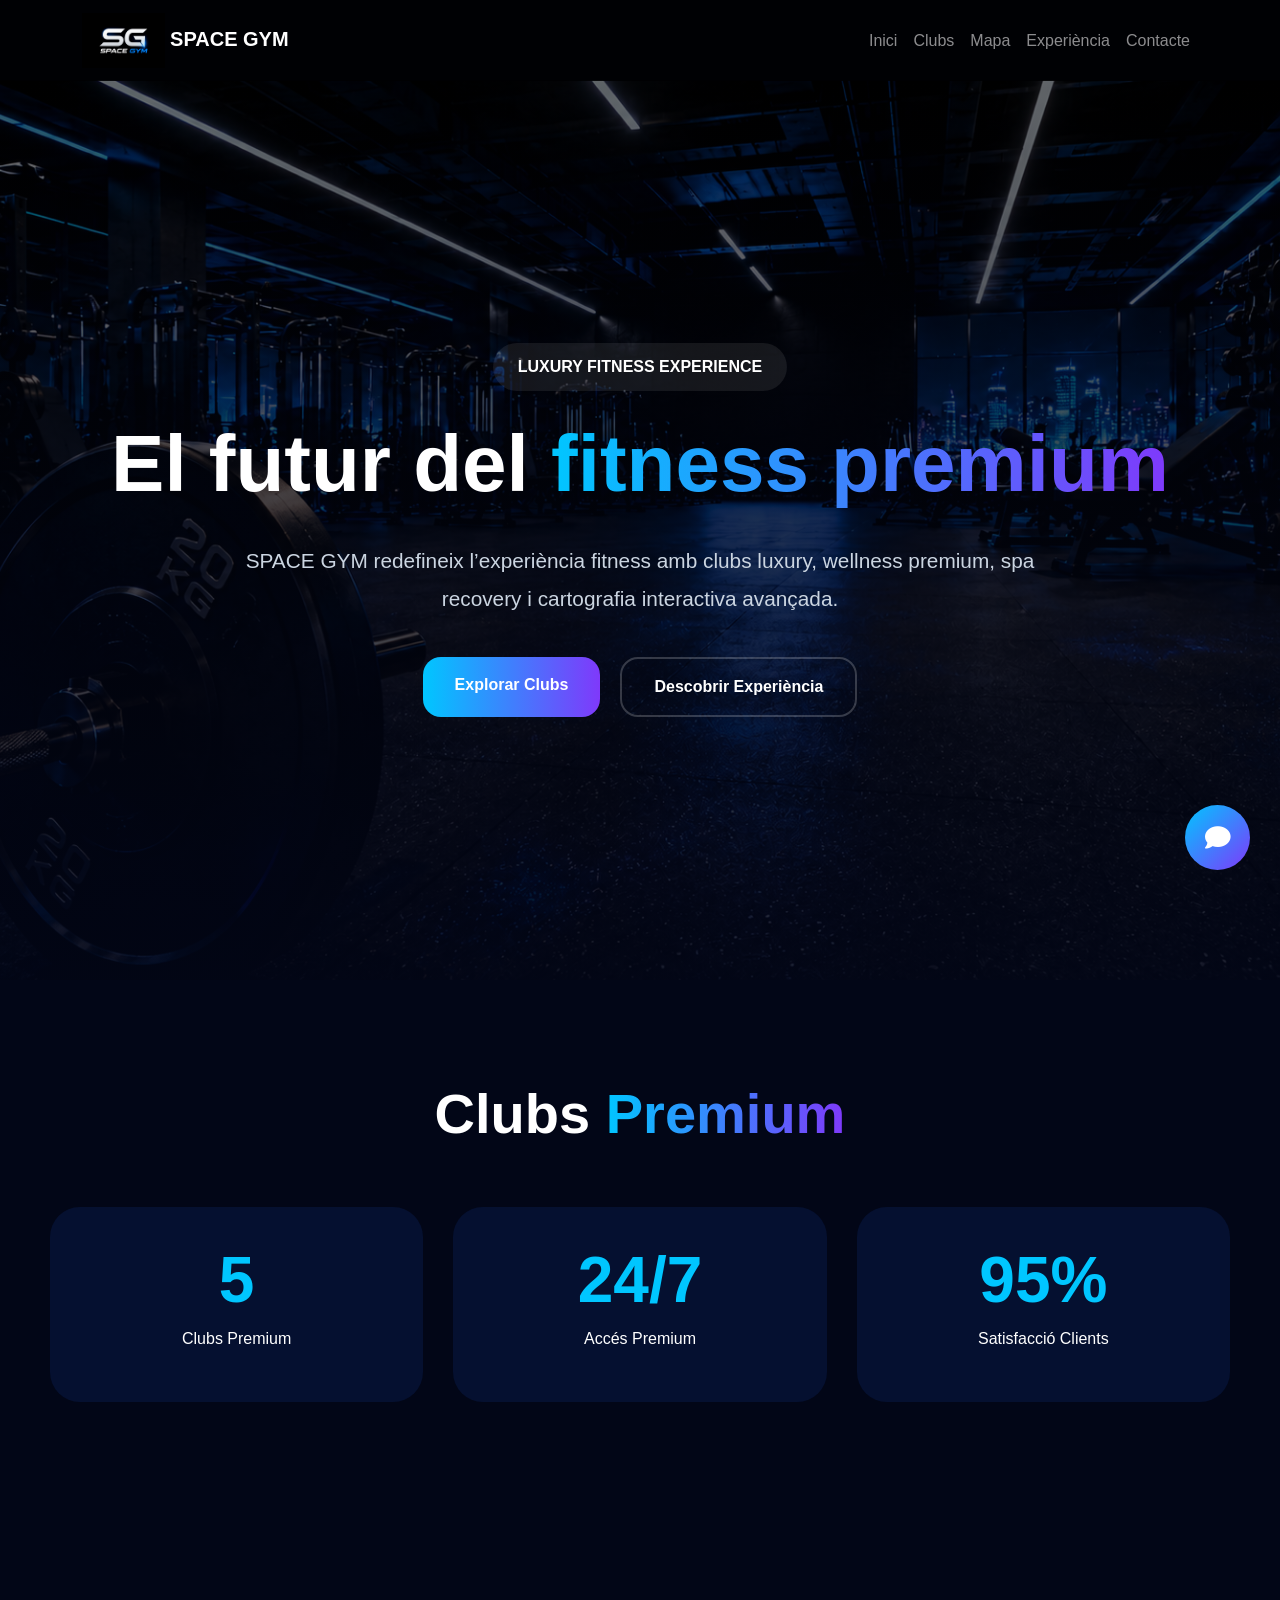
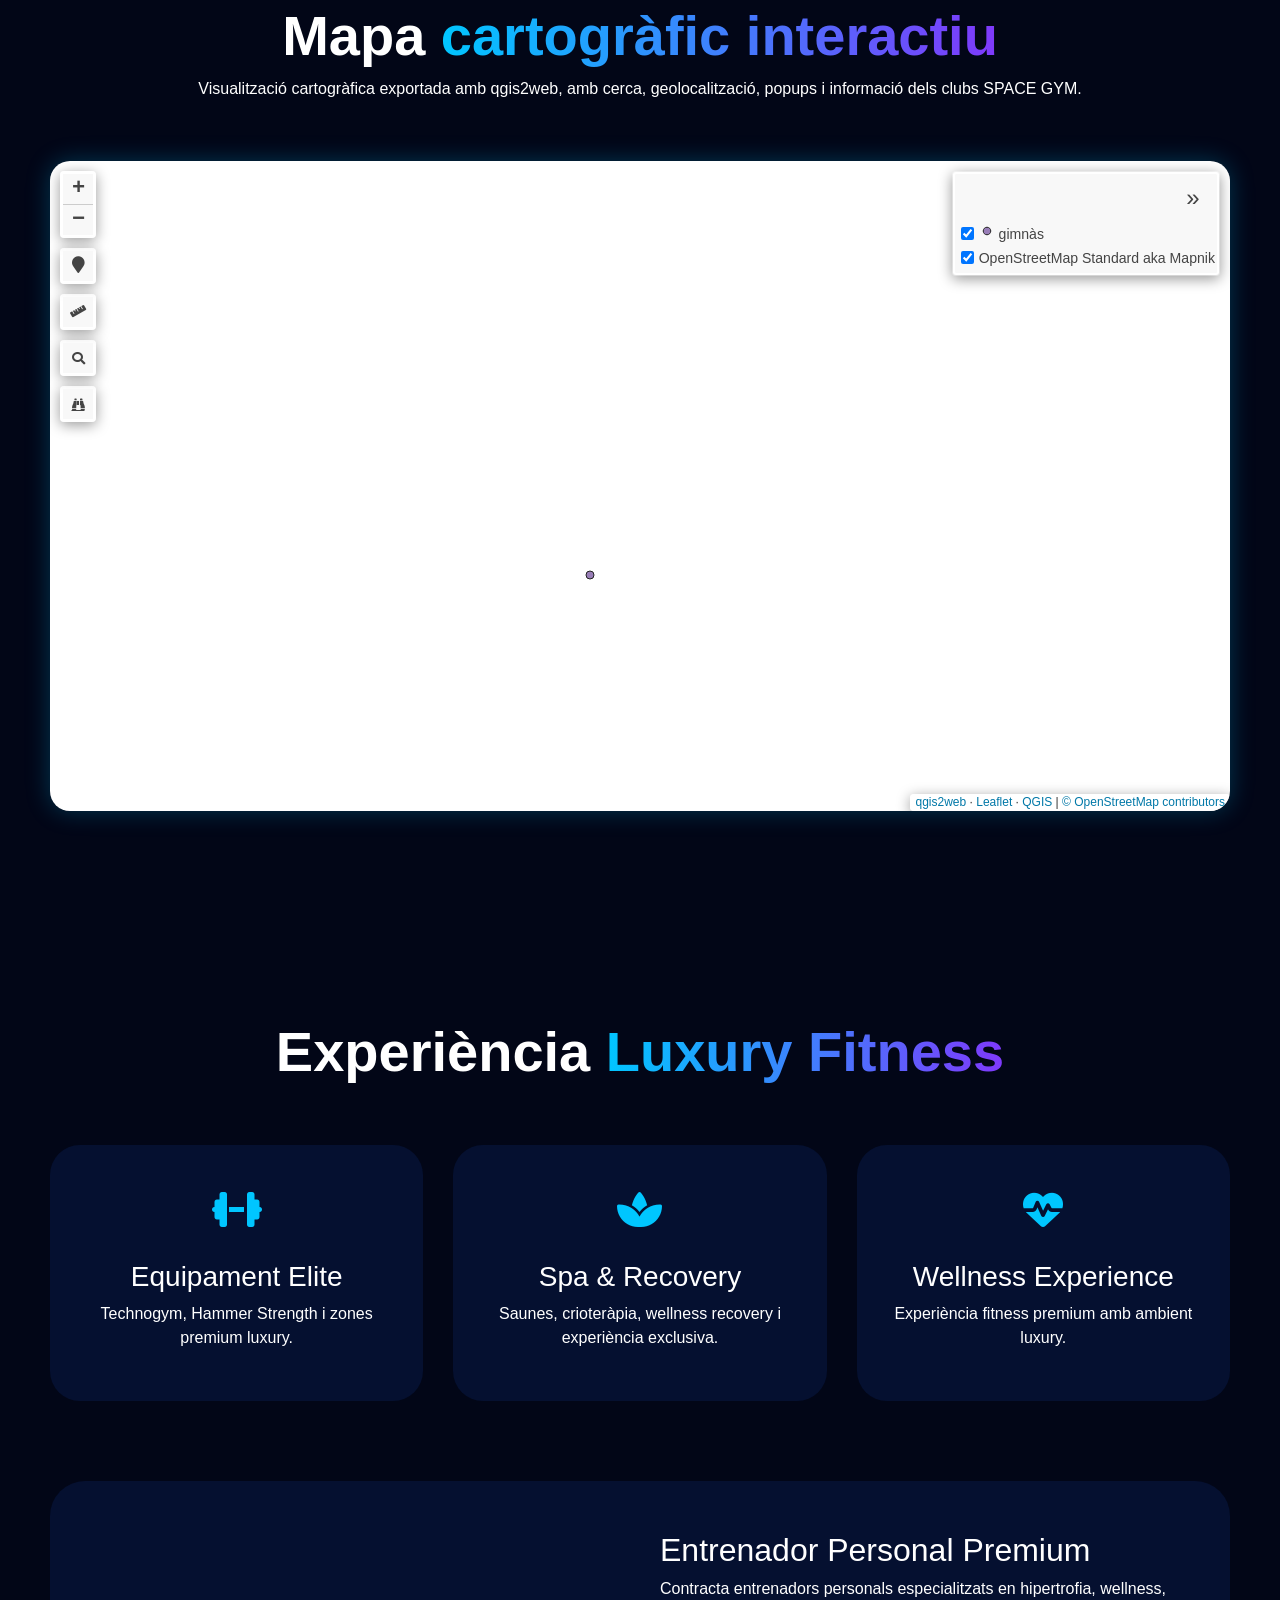
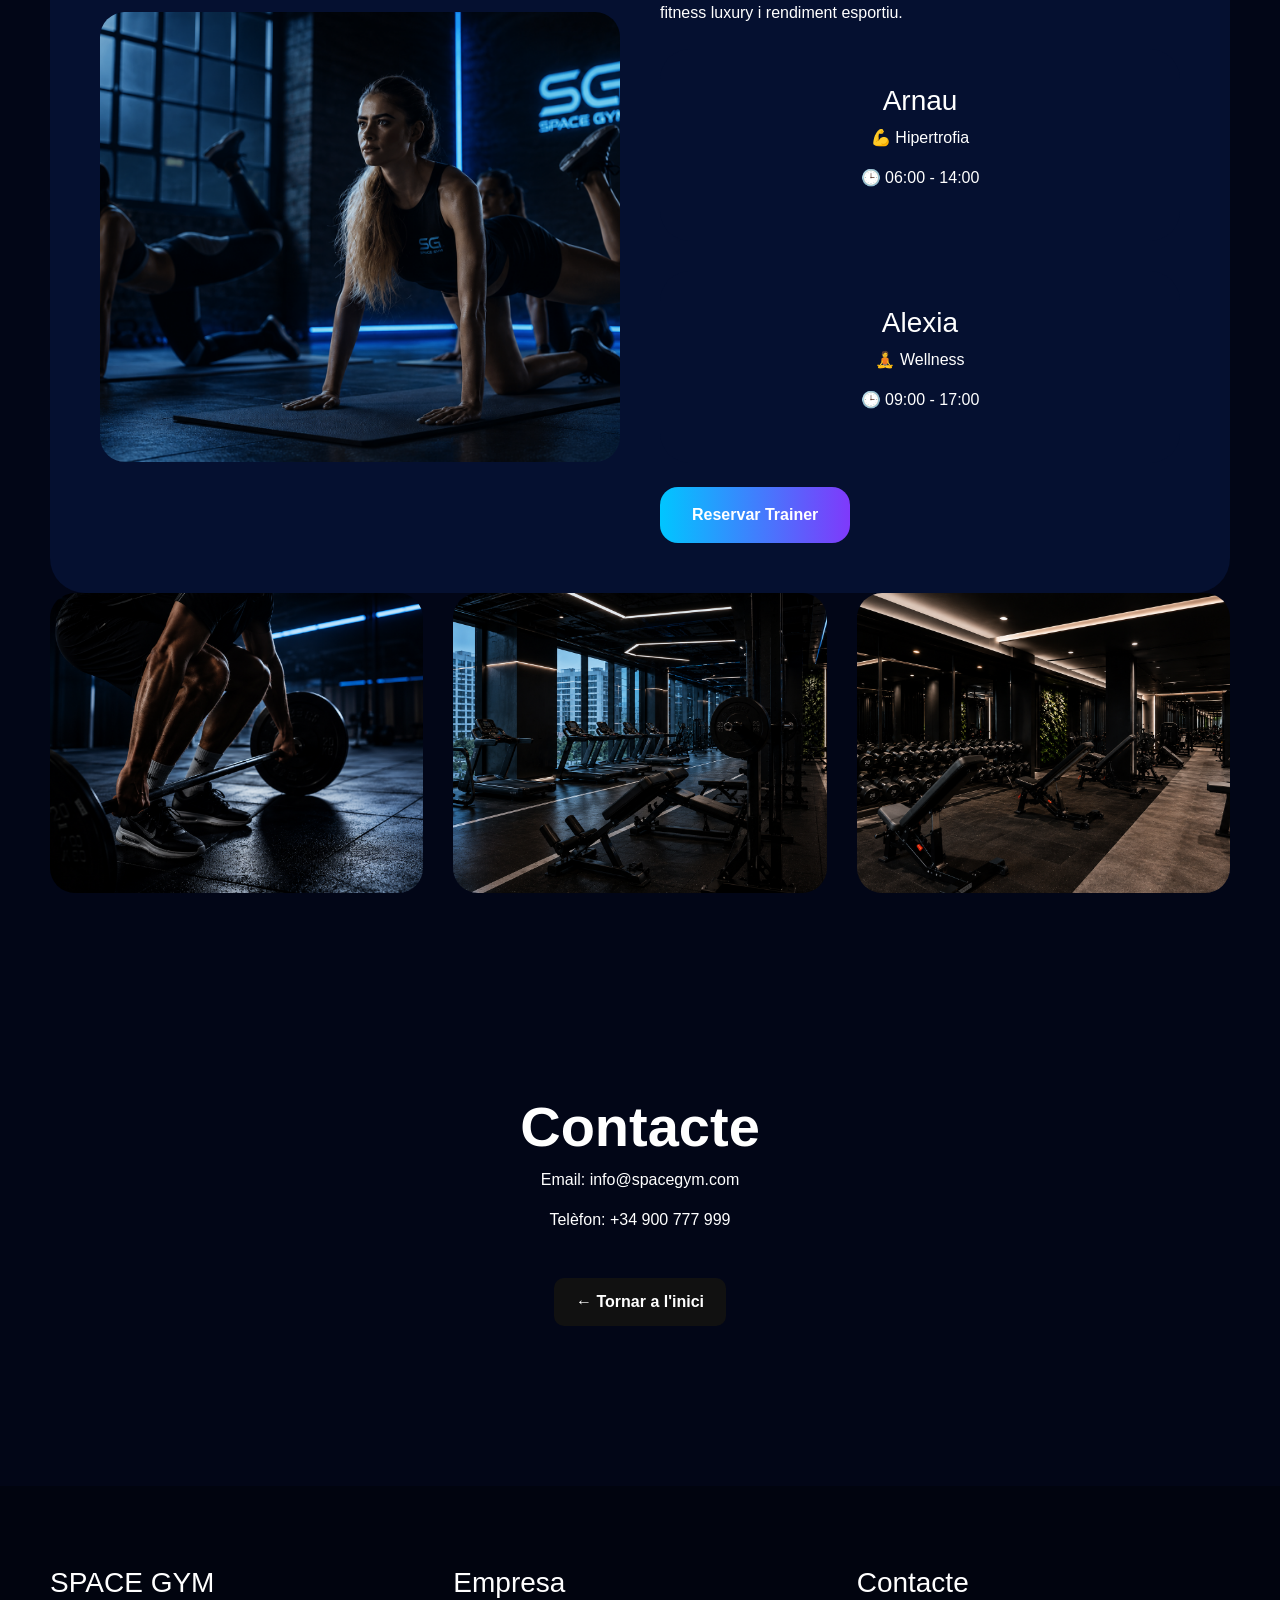
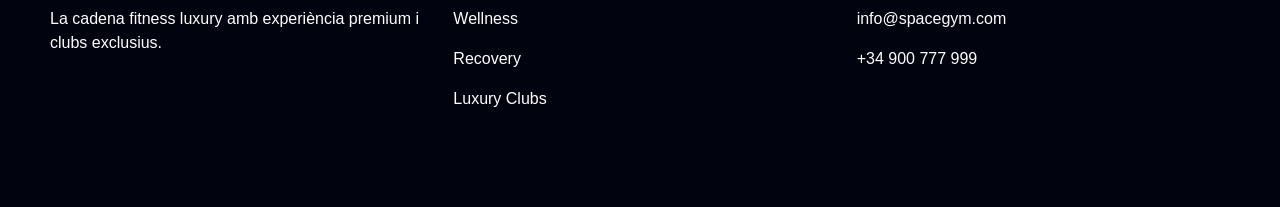
<file: index.html>
<!DOCTYPE html>
<html lang="ca">
<head>
  <meta charset="UTF-8">
  <meta name="viewport" content="width=device-width, initial-scale=1.0">
  <title>SPACE GYM | Luxury Fitness Experience</title>

  <link href="https://cdn.jsdelivr.net/npm/bootstrap@5.3.3/dist/css/bootstrap.min.css" rel="stylesheet">
  <link rel="stylesheet" href="https://cdnjs.cloudflare.com/ajax/libs/font-awesome/6.5.2/css/all.min.css">

  <style>
    *{margin:0;padding:0;box-sizing:border-box;font-family:Arial,sans-serif;scroll-behavior:smooth}
    body{background:#020617;color:white;overflow-x:hidden;padding-top:80px}

    .navbar{background:rgba(0,0,0,.8)!important;backdrop-filter:blur(15px)}
    .navbar-brand img{height:55px;width:auto}

    .hero{
      min-height:100vh;
      background:linear-gradient(rgba(0,0,0,.55),rgba(2,6,23,.88)),url('assets/images/fondo-space-gym.png');
      background-size:cover;background-position:center;
      display:flex;align-items:center;justify-content:center;text-align:center;padding:40px 20px;
    }

    .badge-hero{display:inline-block;padding:12px 25px;background:rgba(255,255,255,.08);border-radius:999px;margin-bottom:25px;font-weight:700}
    .hero h1{font-size:5rem;font-weight:900;margin-bottom:30px}
    .hero h1 span,.section-title span{background:linear-gradient(90deg,#00c6ff,#7f39fb);-webkit-background-clip:text;-webkit-text-fill-color:transparent}
    .hero p{font-size:1.3rem;color:#cbd5e1;max-width:850px;margin:auto;line-height:1.8}

    .hero-buttons{margin-top:40px;display:flex;gap:20px;justify-content:center;flex-wrap:wrap}
    .hero-btn{padding:16px 32px;border-radius:18px;font-weight:700;text-decoration:none;border:none}
    .btn-main{background:linear-gradient(90deg,#00c6ff,#7f39fb);color:white}
    .btn-outline{border:2px solid rgba(255,255,255,.2);color:white}

    .section{padding:100px 50px}
    .section-title{text-align:center;margin-bottom:60px}
    .section-title h2{font-size:3.5rem;font-weight:900}

    .stats-grid,.features,.gallery,.footer-grid{
      display:grid;
      grid-template-columns:repeat(auto-fit,minmax(260px,1fr));
      gap:30px;
    }

    .stat-card,.feature-card,.review-card,.plan-card{
      background:#051030;
      border-radius:30px;
      padding:35px;
      text-align:center;
      transition:.3s;
    }

    .stat-card:hover,.feature-card:hover{transform:translateY(-8px)}
    .stat-card h2{font-size:4rem;font-weight:900;color:#00c6ff}
    .feature-icon{font-size:2.5rem;margin-bottom:20px;color:#00c6ff}

    .trainer-box{
      margin-top:80px;
      background:#051030;
      padding:50px;
      border-radius:35px;
      display:grid;
      grid-template-columns:1fr 1fr;
      gap:40px;
      align-items:center;
    }

    .trainer-box img,.gallery img,.modal-img{
      width:100%;
      border-radius:25px;
      object-fit:cover;
    }

    .trainer-box img{height:450px}
    .gallery img{height:300px}
    .modal-img{height:450px}

    .qgis-map{
      width:100%;
      height:650px;
      border:none;
      border-radius:20px;
      box-shadow:0 0 25px rgba(0,198,255,.25);
      background:#020617;
    }

    .back-home{
      display:inline-block;
      margin-top:30px;
      padding:12px 22px;
      background:#111;
      color:white;
      text-decoration:none;
      border-radius:10px;
      font-weight:bold;
    }

    .back-home:hover{
      background:#333;
      color:white;
    }

    .footer{padding:80px 50px;background:#01040f}

    .modal-content{background:#051030;color:white;border-radius:30px}

    #chat-toggle{
      position:fixed;bottom:30px;right:30px;width:65px;height:65px;border-radius:50%;
      background:linear-gradient(135deg,#00c6ff,#7f39fb);
      display:flex;align-items:center;justify-content:center;font-size:1.6rem;cursor:pointer;z-index:99999;
    }

    #chat-box{
      position:fixed;bottom:110px;right:30px;width:350px;background:#051030;border-radius:25px;
      overflow:hidden;display:none;z-index:99999;
    }

    #chat-header{padding:18px;font-weight:700;background:linear-gradient(90deg,#00c6ff,#7f39fb)}
    #chat-messages{height:300px;overflow-y:auto;padding:18px;display:flex;flex-direction:column;gap:12px}
    .bot-message,.user-message{padding:13px;border-radius:18px;max-width:85%;line-height:1.5}
    .bot-message{background:#020617;align-self:flex-start}
    .user-message{background:#2563eb;align-self:flex-end}
    #chat-input-area{display:flex}
    #chat-input{flex:1;padding:15px;border:none;background:#020617;color:white}
    #chat-input-area button{border:none;padding:15px 20px;background:#2563eb;color:white;font-weight:700}

    @media(max-width:900px){
      body{padding-top:70px}
      .hero h1{font-size:3rem}
      .hero p{font-size:1.05rem}
      .section{padding:70px 20px}
      .section-title h2{font-size:2.4rem}
      .trainer-box{grid-template-columns:1fr;padding:30px}
      .trainer-box img{height:300px}
      .qgis-map{height:420px}
      #chat-box{width:90%;right:5%}
    }
  </style>
</head>

<body>

<nav class="navbar navbar-expand-lg navbar-dark fixed-top">
  <div class="container">
    <a class="navbar-brand fw-bold" href="index.html">
      <img src="assets/images/logo.png" alt="SPACE GYM"> SPACE GYM
    </a>

    <button class="navbar-toggler" type="button" data-bs-toggle="collapse" data-bs-target="#menuPrincipal">
      <span class="navbar-toggler-icon"></span>
    </button>

    <div class="collapse navbar-collapse" id="menuPrincipal">
      <ul class="navbar-nav ms-auto">
        <li class="nav-item"><a class="nav-link" href="index.html">Inici</a></li>
        <li class="nav-item"><a class="nav-link" href="#clubs">Clubs</a></li>
        <li class="nav-item"><a class="nav-link" href="#mapa">Mapa</a></li>
        <li class="nav-item"><a class="nav-link" href="#experience">Experiència</a></li>
        <li class="nav-item"><a class="nav-link" href="#contacte">Contacte</a></li>
      </ul>
    </div>
  </div>
</nav>

<section class="hero" id="inici">
  <div>
    <div class="badge-hero">LUXURY FITNESS EXPERIENCE</div>
    <h1>El futur del <span>fitness premium</span></h1>
    <p>SPACE GYM redefineix l’experiència fitness amb clubs luxury, wellness premium, spa recovery i cartografia interactiva avançada.</p>
    <div class="hero-buttons">
      <a href="#clubs" class="hero-btn btn-main">Explorar Clubs</a>
      <a href="#experience" class="hero-btn btn-outline">Descobrir Experiència</a>
    </div>
  </div>
</section>

<section class="section" id="clubs">
  <div class="section-title">
    <h2>Clubs <span>Premium</span></h2>
  </div>

  <div class="stats-grid">
    <div class="stat-card" data-bs-toggle="modal" data-bs-target="#clubsModal">
      <h2>5</h2>
      <p>Clubs Premium</p>
    </div>
    <div class="stat-card" data-bs-toggle="modal" data-bs-target="#hoursModal">
      <h2>24/7</h2>
      <p>Accés Premium</p>
    </div>
    <div class="stat-card" data-bs-toggle="modal" data-bs-target="#reviewsModal">
      <h2>95%</h2>
      <p>Satisfacció Clients</p>
    </div>
  </div>
</section>

<section class="section" id="mapa">
  <div class="section-title">
    <h2>Mapa <span>cartogràfic interactiu</span></h2>
    <p>Visualització cartogràfica exportada amb qgis2web, amb cerca, geolocalització, popups i informació dels clubs SPACE GYM.</p>
  </div>

  <iframe
    class="qgis-map"
    src="qgis2web/index.html"
    title="Mapa cartogràfic interactiu SPACE GYM">
  </iframe>
</section>

<section class="section" id="experience">
  <div class="section-title">
    <h2>Experiència <span>Luxury Fitness</span></h2>
  </div>

  <div class="features">
    <div class="feature-card" data-bs-toggle="modal" data-bs-target="#equipamentModal">
      <div class="feature-icon"><i class="fa-solid fa-dumbbell"></i></div>
      <h3>Equipament Elite</h3>
      <p>Technogym, Hammer Strength i zones premium luxury.</p>
    </div>

    <div class="feature-card" data-bs-toggle="modal" data-bs-target="#spaModal">
      <div class="feature-icon"><i class="fa-solid fa-spa"></i></div>
      <h3>Spa & Recovery</h3>
      <p>Saunes, crioteràpia, wellness recovery i experiència exclusiva.</p>
    </div>

    <div class="feature-card" data-bs-toggle="modal" data-bs-target="#wellnessModal">
      <div class="feature-icon"><i class="fa-solid fa-heart-pulse"></i></div>
      <h3>Wellness Experience</h3>
      <p>Experiència fitness premium amb ambient luxury.</p>
    </div>
  </div>

  <div class="trainer-box">
    <img src="assets/images/personal-trainer.png" alt="Entrenador personal">

    <div>
      <h2>Entrenador Personal Premium</h2>
      <p>Contracta entrenadors personals especialitzats en hipertrofia, wellness, fitness luxury i rendiment esportiu.</p>

      <div class="features mt-4">
        <div class="plan-card">
          <h3>Arnau</h3>
          <p>💪 Hipertrofia</p>
          <p>🕒 06:00 - 14:00</p>
        </div>
        <div class="plan-card">
          <h3>Alexia</h3>
          <p>🧘 Wellness</p>
          <p>🕒 09:00 - 17:00</p>
        </div>
      </div>

      <button class="hero-btn btn-main mt-4" data-bs-toggle="modal" data-bs-target="#trainerModal">
        Reservar Trainer
      </button>
    </div>
  </div>

  <div class="gallery">
    <img src="assets/images/spacegym1.png" alt="SPACE GYM 1">
    <img src="assets/images/spacegym2.png" alt="SPACE GYM 2">
    <img src="assets/images/spacegym3.png" alt="SPACE GYM 3">
  </div>
</section>

<section class="section" id="contacte">
  <div class="section-title">
    <h2>Contacte</h2>
    <p>Email: info@spacegym.com</p>
    <p>Telèfon: +34 900 777 999</p>
    <a href="index.html" class="back-home">← Tornar a l'inici</a>
  </div>
</section>

<footer class="footer">
  <div class="footer-grid">
    <div>
      <h3>SPACE GYM</h3>
      <p>La cadena fitness luxury amb experiència premium i clubs exclusius.</p>
    </div>
    <div>
      <h3>Empresa</h3>
      <p>Wellness</p>
      <p>Recovery</p>
      <p>Luxury Clubs</p>
    </div>
    <div>
      <h3>Contacte</h3>
      <p>info@spacegym.com</p>
      <p>+34 900 777 999</p>
    </div>
  </div>
</footer>

<div class="modal fade" id="clubsModal">
  <div class="modal-dialog modal-xl modal-dialog-centered">
    <div class="modal-content">
      <div class="modal-body p-5">
        <h2 class="mb-4">Clubs premium SPACE GYM</h2>
        <div class="row g-4">
          <div class="col-lg-4"><div class="review-card"><h4>Barcelona Elite</h4><p>Avinguda Diagonal 640 · Barcelona<br>24/7 · Spa · Luxury</p></div></div>
          <div class="col-lg-4"><div class="review-card"><h4>Barcelona Sants</h4><p>Carrer de Sants 320 · Barcelona<br>Recovery · Premium</p></div></div>
          <div class="col-lg-4"><div class="review-card"><h4>Madrid Serrano</h4><p>Calle Serrano 88 · Madrid<br>VIP · Wellness</p></div></div>
          <div class="col-lg-4"><div class="review-card"><h4>Madrid Gran Via</h4><p>Gran Via 41 · Madrid<br>Spa · Luxury</p></div></div>
          <div class="col-lg-4"><div class="review-card"><h4>Tenerife Costa Adeje</h4><p>Costa Adeje 14 · Tenerife<br>Ocean View · Premium</p></div></div>
        </div>
      </div>
    </div>
  </div>
</div>

<div class="modal fade" id="hoursModal">
  <div class="modal-dialog modal-lg modal-dialog-centered">
    <div class="modal-content">
      <div class="modal-body p-5">
        <h2>Accés Premium</h2>
        <p>Els clubs SPACE GYM estan oberts 24/7 amb accés premium i servei VIP.</p>
      </div>
    </div>
  </div>
</div>

<div class="modal fade" id="reviewsModal">
  <div class="modal-dialog modal-lg modal-dialog-centered">
    <div class="modal-content">
      <div class="modal-body p-5">
        <h2>Opinions verificades</h2>
        <p>⭐⭐⭐⭐⭐ “El millor gimnàs premium on he entrenat mai.”</p>
        <p>⭐⭐⭐⭐⭐ “Sembla un hotel 5 estrelles.”</p>
      </div>
    </div>
  </div>
</div>

<div class="modal fade" id="equipamentModal">
  <div class="modal-dialog modal-xl modal-dialog-centered">
    <div class="modal-content">
      <div class="modal-body p-5">
        <h2>Equipament Elite</h2>
        <img src="assets/images/equipament-elite.png" class="modal-img mb-4" alt="Equipament elite">
        <p>Maquinària premium Technogym, Hammer Strength, zones luxury i pes lliure professional.</p>
      </div>
    </div>
  </div>
</div>

<div class="modal fade" id="spaModal">
  <div class="modal-dialog modal-xl modal-dialog-centered">
    <div class="modal-content">
      <div class="modal-body p-5">
        <h2>Spa & Recovery</h2>
        <img src="assets/images/spa-spacegym.png" class="modal-img mb-4" alt="Spa">
        <p>Zones recovery premium, spa luxury, crioteràpia, saunes i relaxació wellness exclusiva.</p>
      </div>
    </div>
  </div>
</div>

<div class="modal fade" id="wellnessModal">
  <div class="modal-dialog modal-xl modal-dialog-centered">
    <div class="modal-content">
      <div class="modal-body p-5">
        <h2>Wellness Experience</h2>
        <img src="assets/images/welnnes-spacegym.png" class="modal-img mb-4" alt="Wellness">
        <p>Experiència fitness premium, interiors luxury, música ambiental i wellness exclusiu.</p>
      </div>
    </div>
  </div>
</div>

<div class="modal fade" id="trainerModal">
  <div class="modal-dialog modal-dialog-centered modal-lg">
    <div class="modal-content">
      <div class="modal-body p-5">
        <h2 class="mb-4">Reservar Entrenador Personal</h2>
        <form>
          <input type="text" class="form-control p-3 mb-3" placeholder="Nom complet">
          <input type="email" class="form-control p-3 mb-3" placeholder="Correu electrònic">
          <select class="form-select p-3 mb-3">
            <option>Hipertrofia</option>
            <option>Pèrdua de greix</option>
            <option>Wellness premium</option>
            <option>Rendiment esportiu</option>
          </select>
          <textarea class="form-control p-3 mb-3" rows="4" placeholder="Explica què necessites..."></textarea>
          <button type="button" class="hero-btn btn-main w-100" onclick="alert('Reserva enviada correctament!')">Enviar Reserva</button>
        </form>
      </div>
    </div>
  </div>
</div>

<div id="chat-toggle">
  <i class="fa-solid fa-comment"></i>
</div>

<div id="chat-box">
  <div id="chat-header">SPACE GYM Support</div>
  <div id="chat-messages">
    <div class="bot-message">👋 Hola! Benvingut a SPACE GYM.<br>Com et podem ajudar?</div>
  </div>
  <div id="chat-input-area">
    <input type="text" id="chat-input" placeholder="Escriu un missatge...">
    <button onclick="sendMessage()">Enviar</button>
  </div>
</div>

<script src="https://cdn.jsdelivr.net/npm/bootstrap@5.3.3/dist/js/bootstrap.bundle.min.js"></script>

<script>
  const toggle = document.getElementById("chat-toggle");
  const chatBox = document.getElementById("chat-box");

  toggle.onclick = () => {
    chatBox.style.display = chatBox.style.display === "block" ? "none" : "block";
  };

  function sendMessage(){
    const input = document.getElementById("chat-input");
    const messages = document.getElementById("chat-messages");
    const text = input.value.trim();

    if(text === "") return;

    messages.innerHTML += `<div class="user-message">${text}</div>`;
    input.value = "";

    const lower = text.toLowerCase();
    let response = "✨ El nostre equip et respondrà aviat. Gràcies per contactar SPACE GYM.";

    if(lower.includes("plans")) response = "💎 Tenim plans Premium des de 24,99€ i VIP Luxury per 49,99€.";
    else if(lower.includes("horari")) response = "🕒 Els clubs SPACE GYM estan oberts 24/7.";
    else if(lower.includes("spa")) response = "🧖 Disposem de spa luxury, saunes i recovery premium.";
    else if(lower.includes("club")) response = "📍 Actualment tenim clubs a Barcelona, Madrid i Tenerife.";
    else if(lower.includes("trainer")) response = "🏋️ Pots reservar entrenador personal premium des de la secció d'entrenadors.";

    setTimeout(() => {
      messages.innerHTML += `<div class="bot-message">${response}</div>`;
      messages.scrollTop = messages.scrollHeight;
    }, 500);
  }
</script>

</body>
</html>
</file>
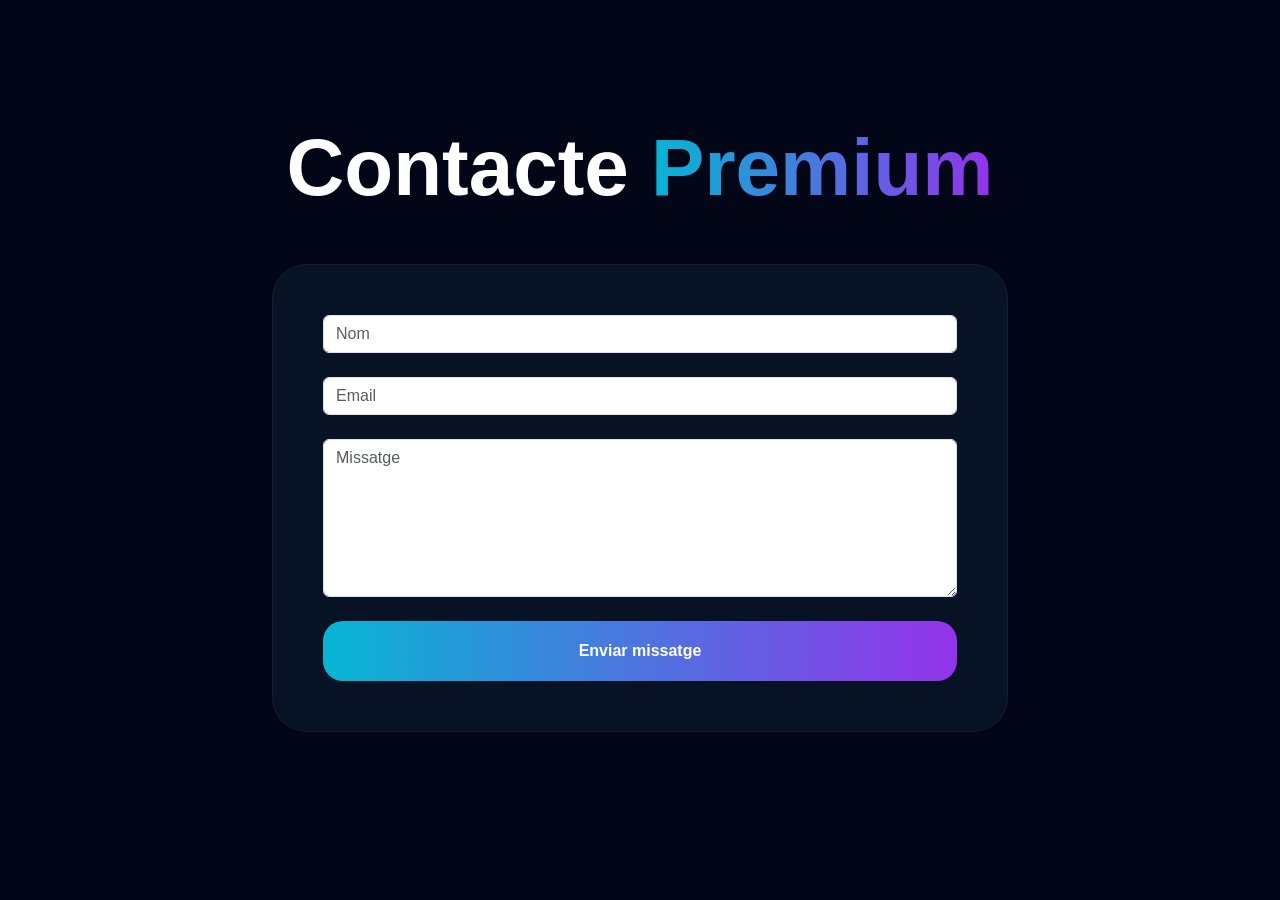
<file: contacte.html>
<!DOCTYPE html>
<html lang="ca">

<head>

<meta charset="UTF-8">
<meta name="viewport" content="width=device-width, initial-scale=1.0">

<title>Contacte SPACE GYM</title>

<link rel="stylesheet"
href="https://cdn.jsdelivr.net/npm/bootstrap@5.3.3/dist/css/bootstrap.min.css">

<link rel="stylesheet"
href="assets/css/style.css">
<style>

@media(max-width:900px){

.navbar{
padding:20px;
flex-direction:column;
gap:20px;
}

.nav-links{
flex-wrap:wrap;
justify-content:center;
gap:20px;
}

.contact-container{
padding:140px 20px 60px;
}

.contact-card{
padding:35px;
}

}

</style>
</head>

<body>

<section class="experience-section">

<div class="container">

<h1 class="gallery-title">

Contacte
<span>Premium</span>

</h1>

<div class="row justify-content-center mt-5">

<div class="col-lg-8">

<div class="feature-card">

<input
type="text"
class="form-control mb-4"
placeholder="Nom">

<input
type="email"
class="form-control mb-4"
placeholder="Email">

<textarea
class="form-control mb-4"
rows="6"
placeholder="Missatge"></textarea>

<button class="hero-btn-main w-100">

Enviar missatge

</button>

</div>

</div>

</div>

</div>

</section>

</body>

</html>
</file>
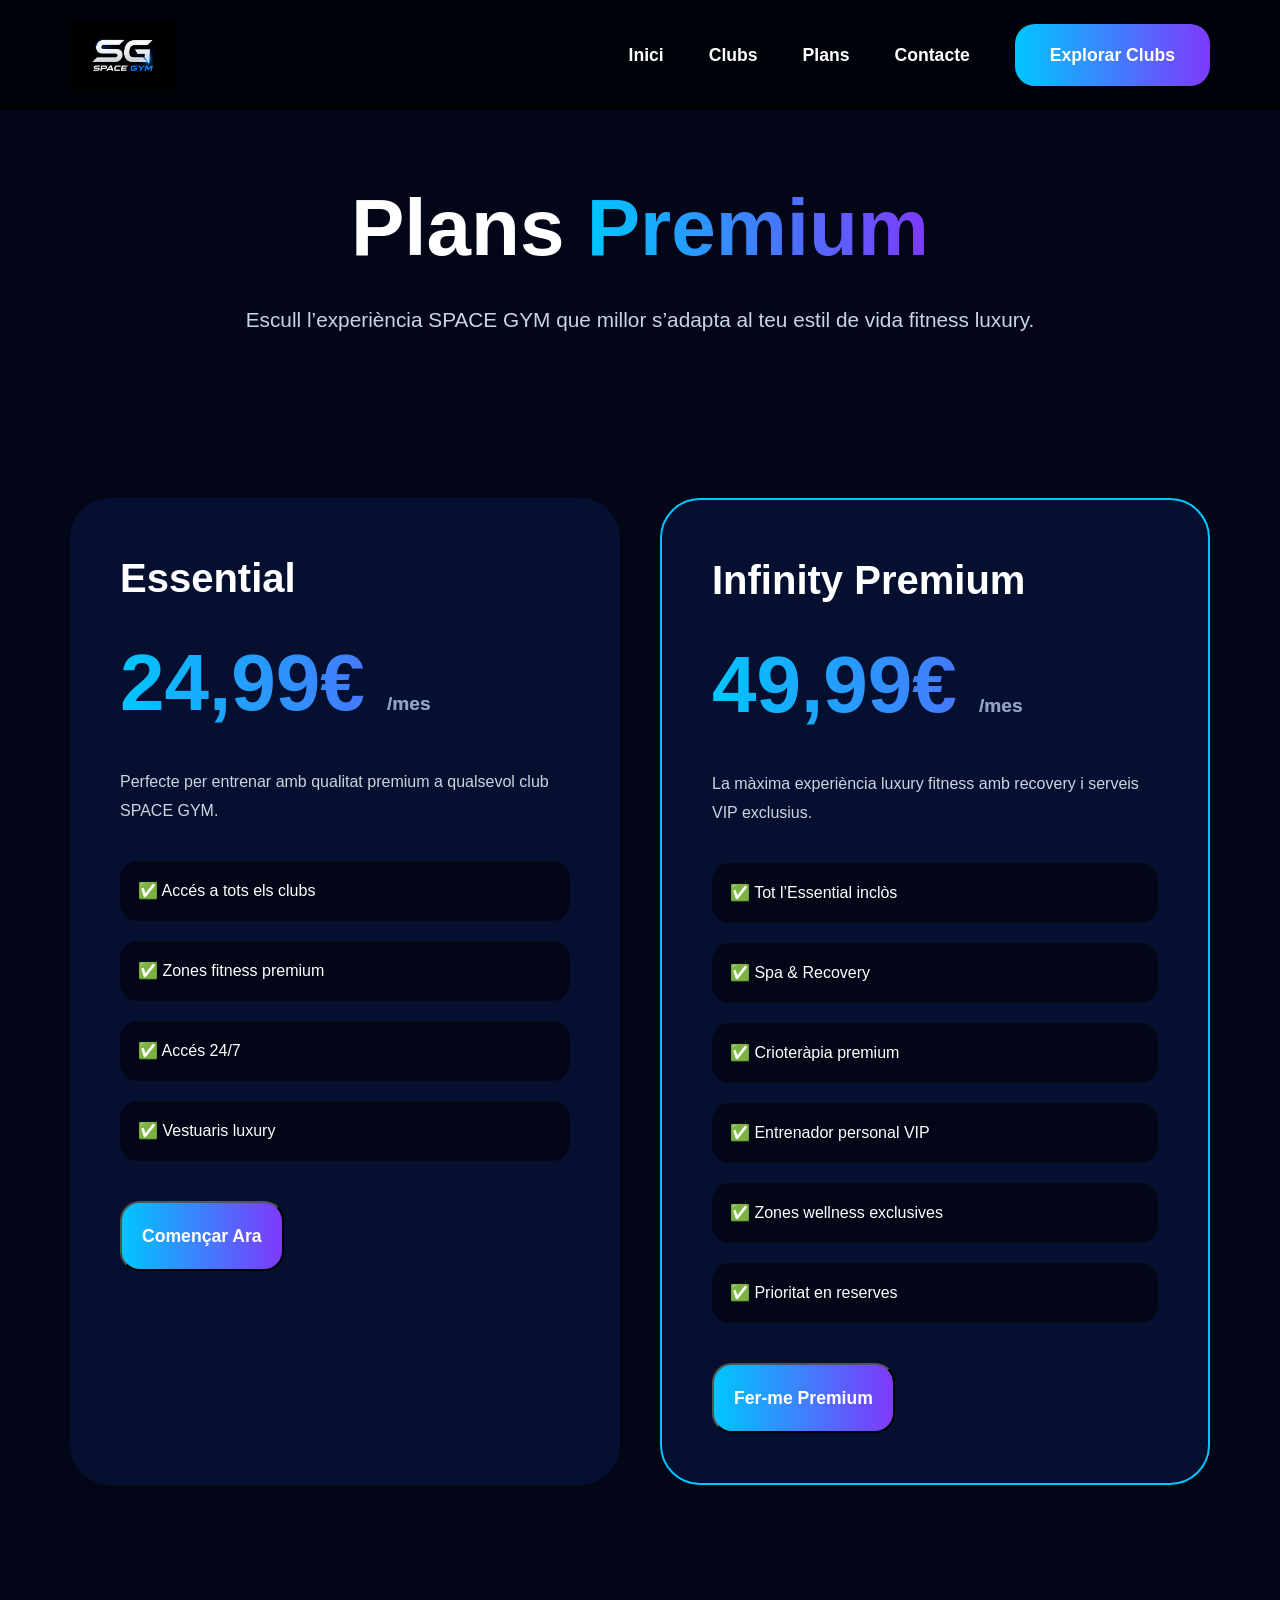
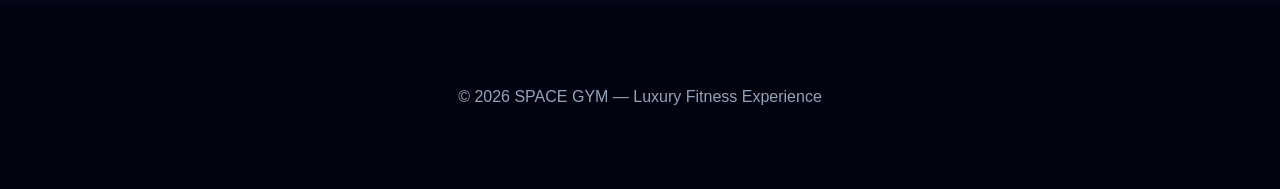
<file: plans.html>
<!DOCTYPE html>
<html lang="ca">

<head>

<meta charset="UTF-8">
<meta name="viewport" content="width=device-width, initial-scale=1.0">

<title>SPACE GYM | Plans</title>

<link
href="https://cdn.jsdelivr.net/npm/bootstrap@5.3.3/dist/css/bootstrap.min.css"
rel="stylesheet">

<link
rel="stylesheet"
href="https://cdnjs.cloudflare.com/ajax/libs/font-awesome/6.5.2/css/all.min.css"/>

<style>

*{
margin:0;
padding:0;
box-sizing:border-box;
font-family:'Poppins',sans-serif;
}

body{
background:#020617;
color:white;
overflow-x:hidden;
}

.navbar{
position:fixed;
top:0;
width:100%;
z-index:9999;
padding:20px 70px;
background:rgba(0,0,0,.55);
backdrop-filter:blur(20px);
display:flex;
justify-content:space-between;
align-items:center;
}

.nav-links{
display:flex;
gap:45px;
align-items:center;
}

.nav-links a{
color:white;
text-decoration:none;
font-size:1.1rem;
font-weight:600;
}

.explore-btn{
padding:18px 35px;
border-radius:20px;
background:linear-gradient(90deg,#00c6ff,#7f39fb);
color:white;
text-decoration:none;
font-weight:700;
}

.logo img{
height:70px;
}

.hero{
padding-top:180px;
padding-bottom:120px;
text-align:center;
}

.hero h1{
font-size:5rem;
font-weight:900;
margin-bottom:25px;
}

.hero span{
background:linear-gradient(90deg,#00c6ff,#7f39fb);
-webkit-background-clip:text;
-webkit-text-fill-color:transparent;
}

.hero p{
font-size:1.3rem;
color:#cbd5e1;
max-width:800px;
margin:auto;
line-height:1.8;
}

.plans{
padding:40px 70px 120px;
display:grid;
grid-template-columns:repeat(auto-fit,minmax(350px,1fr));
gap:40px;
}

.plan-card{
background:#051030;
border-radius:40px;
padding:50px;
transition:.4s;
position:relative;
overflow:hidden;
}

.plan-card:hover{
transform:translateY(-10px);
}

.plan-card.premium{
border:2px solid #00c6ff;
}

.plan-title{
font-size:2.5rem;
font-weight:900;
margin-bottom:15px;
}

.price{
font-size:5rem;
font-weight:900;
margin-bottom:25px;
background:linear-gradient(90deg,#00c6ff,#7f39fb);
-webkit-background-clip:text;
-webkit-text-fill-color:transparent;
}

.price span{
font-size:1.2rem;
color:#94a3b8;
-webkit-text-fill-color:#94a3b8;
}

.features{
margin-top:35px;
display:flex;
flex-direction:column;
gap:20px;
}

.features div{
background:#020617;
padding:18px;
border-radius:18px;
font-size:1rem;
}

.plan-btn{
margin-top:40px;
display:block;
text-align:center;
padding:20px;
border-radius:20px;
background:linear-gradient(90deg,#00c6ff,#7f39fb);
color:white;
text-decoration:none;
font-weight:700;
font-size:1.1rem;
}

.footer{
padding:80px;
background:#01040f;
text-align:center;
color:#94a3b8;
}
@media(max-width:900px){

.navbar{
padding:20px;
flex-direction:column;
gap:20px;
}

.nav-links{
flex-wrap:wrap;
justify-content:center;
gap:20px;
}

.hero{
padding:160px 20px 80px;
}

.hero h1{
font-size:3rem;
}

.hero p{
font-size:1.1rem;
}

.plans{
padding:20px;
grid-template-columns:1fr;
}

.plan-card{
padding:35px;
}

.price{
font-size:3.5rem;
}

.footer{
padding:50px 20px;
}

}
</style>

</head>

<body>

<nav class="navbar">

<div class="logo">

<img src="assets/images/logo.png">

</div>

<div class="nav-links">

<a href="index.html">Inici</a>
<a href="clubs.html">Clubs</a>
<a href="plans.html">Plans</a>
<a href="contacte.html">Contacte</a>

<a
href="clubs.html"
class="explore-btn">

Explorar Clubs

</a>

</div>

</nav>

<section class="hero">

<h1>

Plans
<span>Premium</span>

</h1>

<p>

Escull l’experiència SPACE GYM que millor s’adapta
al teu estil de vida fitness luxury.

</p>

</section>

<section class="plans">

<!-- BASIC -->

<div class="plan-card">

<div class="plan-title">
Essential
</div>

<div class="price">
24,99€
<span>/mes</span>
</div>

<p style="color:#cbd5e1; line-height:1.8;">

Perfecte per entrenar amb qualitat premium
a qualsevol club SPACE GYM.

</p>

<div class="features">

<div>
✅ Accés a tots els clubs
</div>

<div>
✅ Zones fitness premium
</div>

<div>
✅ Accés 24/7
</div>

<div>
✅ Vestuaris luxury
</div>

</div>

<button
class="plan-btn"
data-bs-toggle="modal"
data-bs-target="#premiumModal">

Començar Ara

</button>

</div>

<!-- PREMIUM -->

<div class="plan-card premium">

<div class="plan-title">
Infinity Premium
</div>

<div class="price">
49,99€
<span>/mes</span>
</div>

<p style="color:#cbd5e1; line-height:1.8;">

La màxima experiència luxury fitness
amb recovery i serveis VIP exclusius.

</p>

<div class="features">

<div>
✅ Tot l’Essential inclòs
</div>

<div>
✅ Spa & Recovery
</div>

<div>
✅ Crioteràpia premium
</div>

<div>
✅ Entrenador personal VIP
</div>

<div>
✅ Zones wellness exclusives
</div>

<div>
✅ Prioritat en reserves
</div>

</div>

<button
class="plan-btn"
data-bs-toggle="modal"
data-bs-target="#premiumModal">

Fer-me Premium

</button>

</div>

</section>

<footer class="footer">

© 2026 SPACE GYM — Luxury Fitness Experience

</footer>
<!-- MODAL PREMIUM -->

<div
class="modal fade"
id="premiumModal">

<div class="modal-dialog modal-dialog-centered modal-lg">

<div class="modal-content"
style="
background:#051030;
border-radius:35px;
color:white;
">

<div class="modal-body p-5">

<h2 class="mb-4">
Solicitar Pla Premium
</h2>

<form>

<div class="mb-4">

<label class="mb-2">
Nom complet
</label>

<input
type="text"
class="form-control p-3"
placeholder="Escriu el teu nom">

</div>

<div class="mb-4">

<label class="mb-2">
Correu electrònic
</label>

<input
type="email"
class="form-control p-3"
placeholder="exemple@gmail.com">

</div>

<div class="mb-4">

<label class="mb-2">
Selecciona pla
</label>

<select
class="form-select p-3">

<option>
Essential - 24,99€
</option>

<option>
Infinity Premium - 49,99€
</option>

</select>

</div>

<div class="mb-4">

<label class="mb-2">
Comentaris
</label>

<textarea
class="form-control p-3"
rows="5"
placeholder="Explica què necessites..."></textarea>

</div>

<button
type="button"
class="plan-btn w-100"
onclick="alert('Solicitud enviada correctament!')">

Enviar Solicitud

</button>

</form>

</div>

</div>

</div>

</div>

<script
src="https://cdn.jsdelivr.net/npm/bootstrap@5.3.3/dist/js/bootstrap.bundle.min.js"></script>
</body>
</html>
</file>
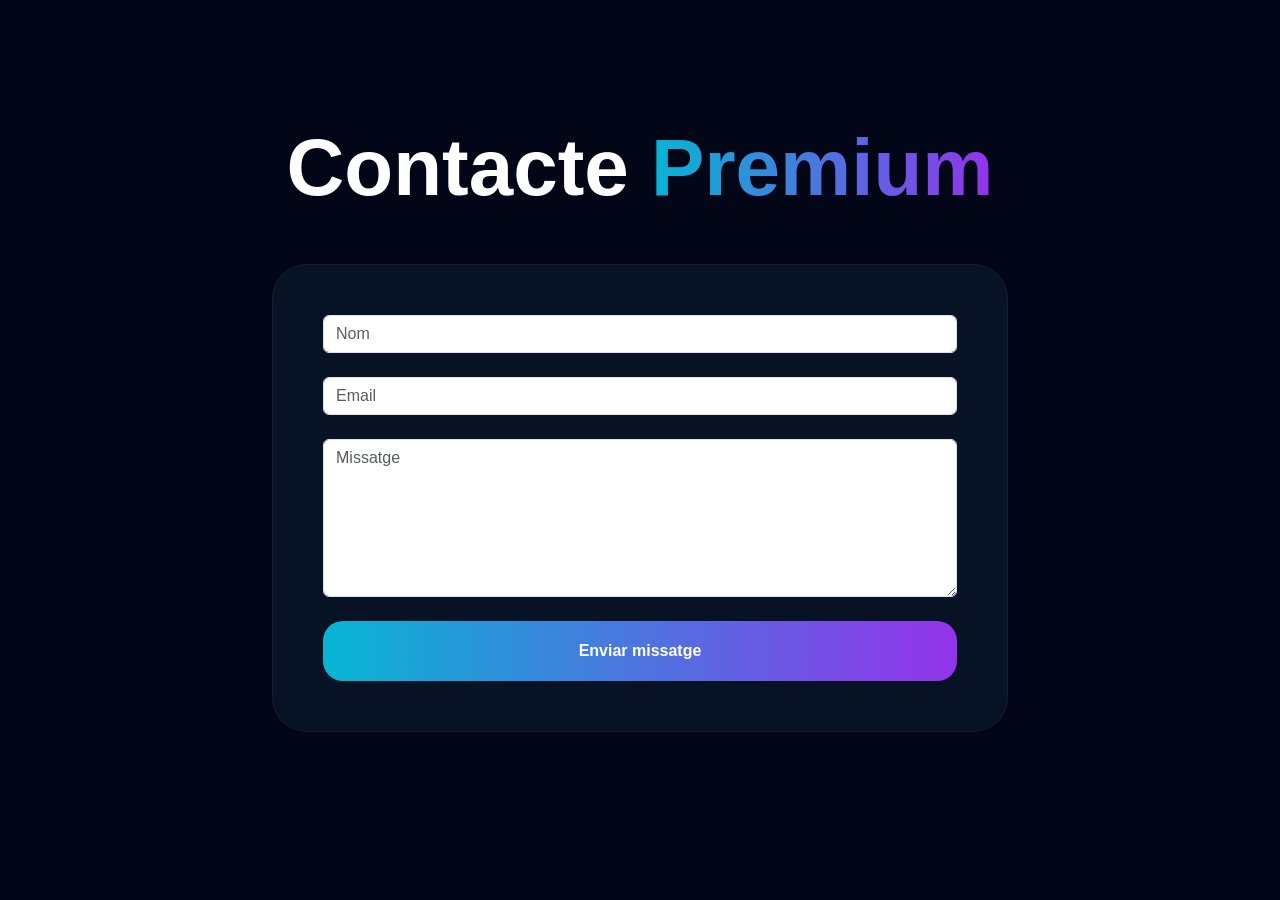
<file: tecnologia.html>
<!DOCTYPE html>
<html lang="ca">

<head>

<meta charset="UTF-8">
<meta name="viewport" content="width=device-width, initial-scale=1.0">

<title>Contacte SPACE GYM</title>

<link rel="stylesheet"
href="https://cdn.jsdelivr.net/npm/bootstrap@5.3.3/dist/css/bootstrap.min.css">

<link rel="stylesheet"
href="assets/css/style.css">

</head>

<body>

<section class="experience-section">

<div class="container">

<h1 class="gallery-title">

Contacte
<span>Premium</span>

</h1>

<div class="row justify-content-center mt-5">

<div class="col-lg-8">

<div class="feature-card">

<input
type="text"
class="form-control mb-4"
placeholder="Nom">

<input
type="email"
class="form-control mb-4"
placeholder="Email">

<textarea
class="form-control mb-4"
rows="6"
placeholder="Missatge"></textarea>

<button class="hero-btn-main w-100">

Enviar missatge

</button>

</div>

</div>

</div>

</div>

</section>

</body>

</html>
</file>
<file: assets/css/style.css>
*{
margin:0;
padding:0;
box-sizing:border-box;
font-family:'Poppins',sans-serif;
}

body{
background:#020617;
color:white;
overflow-x:hidden;
}

a{
text-decoration:none;
}

.custom-navbar{
background:rgba(0,0,0,0.7);
backdrop-filter:blur(20px);
padding:20px 0;
border-bottom:1px solid rgba(255,255,255,0.05);
}

.logo-text{
display:flex;
align-items:center;
gap:15px;
font-size:2rem;
font-weight:800;
color:white;
}

.logo-circle{
width:60px;
height:60px;
border-radius:20px;
display:flex;
align-items:center;
justify-content:center;
background:linear-gradient(135deg,#06b6d4,#9333ea);
font-weight:900;
font-size:1.4rem;
}

.nav-link{
color:white !important;
font-weight:600;
transition:.3s;
}

.nav-link:hover{
color:#38bdf8 !important;
}

.nav-premium-btn{
padding:14px 30px;
border-radius:20px;
background:linear-gradient(90deg,#06b6d4,#9333ea);
color:white;
font-weight:700;
border:none;
}

.hero-section{
min-height:100vh;
display:flex;
align-items:center;
justify-content:center;
background:
linear-gradient(rgba(0,0,0,0.6),rgba(0,0,0,0.7)),
url('https://images.unsplash.com/photo-1517836357463-d25dfeac3438?q=80&w=1600&auto=format&fit=crop');
background-size:cover;
background-position:center;
padding:150px 0;
text-align:center;
}

.hero-title{
font-size:6rem;
font-weight:900;
line-height:1;
margin-top:30px;
}

.hero-title span{
background:linear-gradient(90deg,#06b6d4,#9333ea);
-webkit-background-clip:text;
-webkit-text-fill-color:transparent;
}

.hero-text{
max-width:900px;
margin:auto;
font-size:1.3rem;
color:#cbd5e1;
margin-top:30px;
line-height:1.8;
}

.hero-buttons{
display:flex;
justify-content:center;
gap:20px;
margin-top:40px;
flex-wrap:wrap;
}

.hero-btn-main{
padding:18px 40px;
border:none;
border-radius:20px;
background:linear-gradient(90deg,#06b6d4,#9333ea);
color:white;
font-weight:700;
}

.hero-btn-outline{
padding:18px 40px;
border-radius:20px;
border:1px solid rgba(255,255,255,0.1);
color:white;
}

.stats-section{
padding:120px 0;
}

.stats-card{
background:#081225;
padding:70px 40px;
border-radius:35px;
text-align:center;
transition:.4s;
cursor:pointer;
border:1px solid rgba(255,255,255,0.05);
}

.stats-card:hover{
transform:translateY(-10px);
}

.stats-card h2{
font-size:5rem;
font-weight:900;
background:linear-gradient(90deg,#0ea5e9,#8b5cf6);
-webkit-background-clip:text;
-webkit-text-fill-color:transparent;
}

.stats-card p{
font-size:1.5rem;
margin-top:20px;
}

.experience-section{
padding:120px 0;
}

.feature-card{
background:#081225;
padding:50px;
border-radius:35px;
height:100%;
transition:.4s;
border:1px solid rgba(255,255,255,0.05);
}

.feature-card:hover{
transform:translateY(-10px);
}

.feature-icon{
width:100px;
height:100px;
border-radius:30px;
display:flex;
align-items:center;
justify-content:center;
background:linear-gradient(135deg,#06b6d4,#9333ea);
font-size:2rem;
margin-bottom:30px;
}

.feature-card h3{
font-size:2.5rem;
margin-bottom:25px;
font-weight:800;
}

.feature-card p{
font-size:1.2rem;
line-height:1.8;
color:#cbd5e1;
}

.trainer-section{
padding:120px 0;
}

.trainer-box{
background:#081225;
padding:40px;
border-radius:30px;
margin-top:20px;
}

.footer{
padding:80px 0;
background:#01040f;
margin-top:120px;
}

.modal-content{
background:#081225 !important;
border:1px solid rgba(255,255,255,0.05);
}

.gallery-title{
font-size:5rem;
font-weight:900;
text-align:center;
}

.gallery-title span{
background:linear-gradient(90deg,#06b6d4,#9333ea);
-webkit-background-clip:text;
-webkit-text-fill-color:transparent;
}

.section-description{
max-width:900px;
margin:auto;
font-size:1.2rem;
line-height:1.8;
margin-top:30px;
color:#cbd5e1;
}

@media(max-width:991px){

.hero-title{
font-size:3.5rem;
}

.gallery-title{
font-size:3rem;
}

.feature-card{
padding:35px;
}

.stats-card{
padding:50px 30px;
}

}#map {
  width: 100%;
  height: 500px;
  border-radius: 15px;
  margin-top: 20px;
}

.map-popup {
  max-width: 230px;
  text-align: center;
}

.map-popup img {
  width: 100%;
  height: 120px;
  object-fit: cover;
  border-radius: 10px;
  margin-bottom: 8px;
}

.map-popup h5 {
  font-size: 16px;
  font-weight: 800;
  margin-bottom: 6px;
}

.map-popup p {
  font-size: 13px;
  margin-bottom: 6px;
}

.map-popup a {
  display: inline-block;
  margin-top: 6px;
  color: #0d6efd;
  font-weight: bold;
  text-decoration: none;
}

.back-home {
  display: inline-block;
  margin: 30px;
  padding: 12px 20px;
  background: #111;
  color: white;
  text-decoration: none;
  border-radius: 8px;
  font-weight: bold;
}

.back-home:hover {
  background: #333;
  color: white;
}

@media (max-width: 768px) {
  #map {
    height: 350px;
  }

  .map-popup {
    max-width: 180px;
  }
}
</file>
